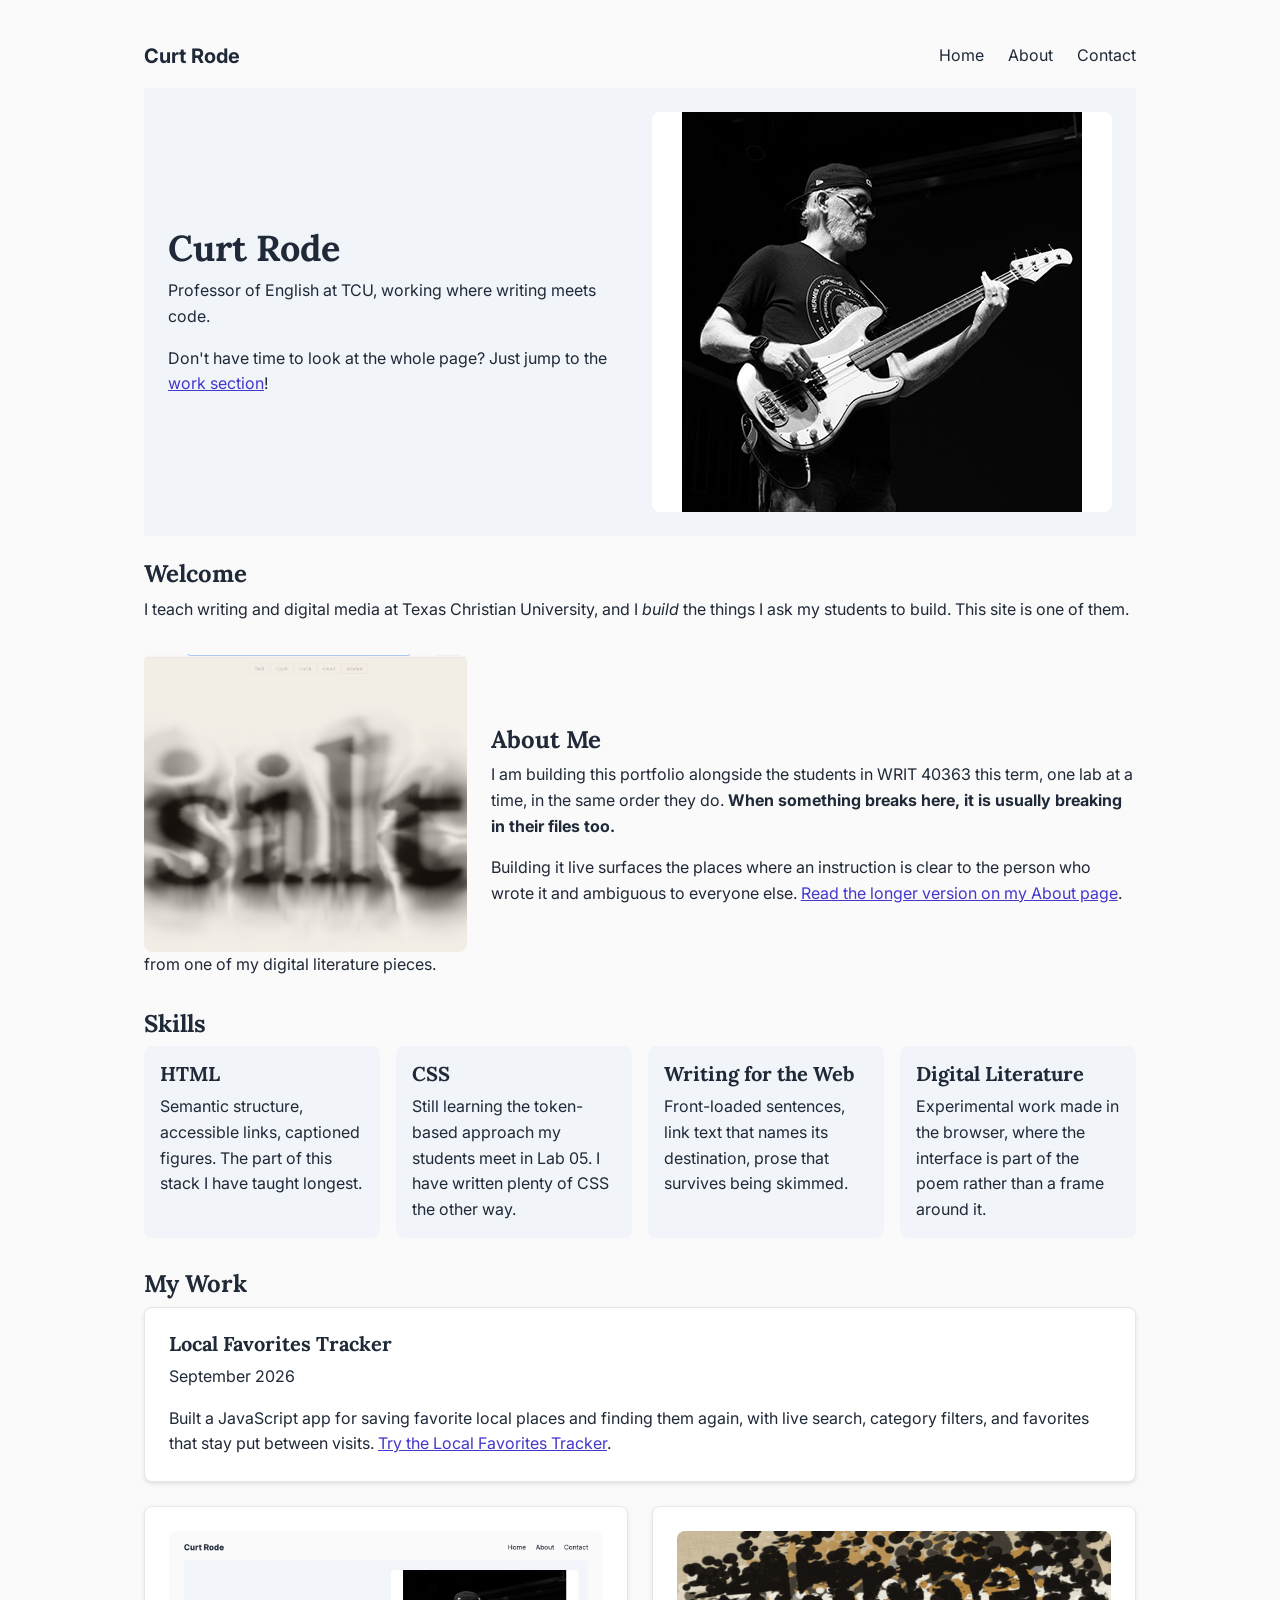
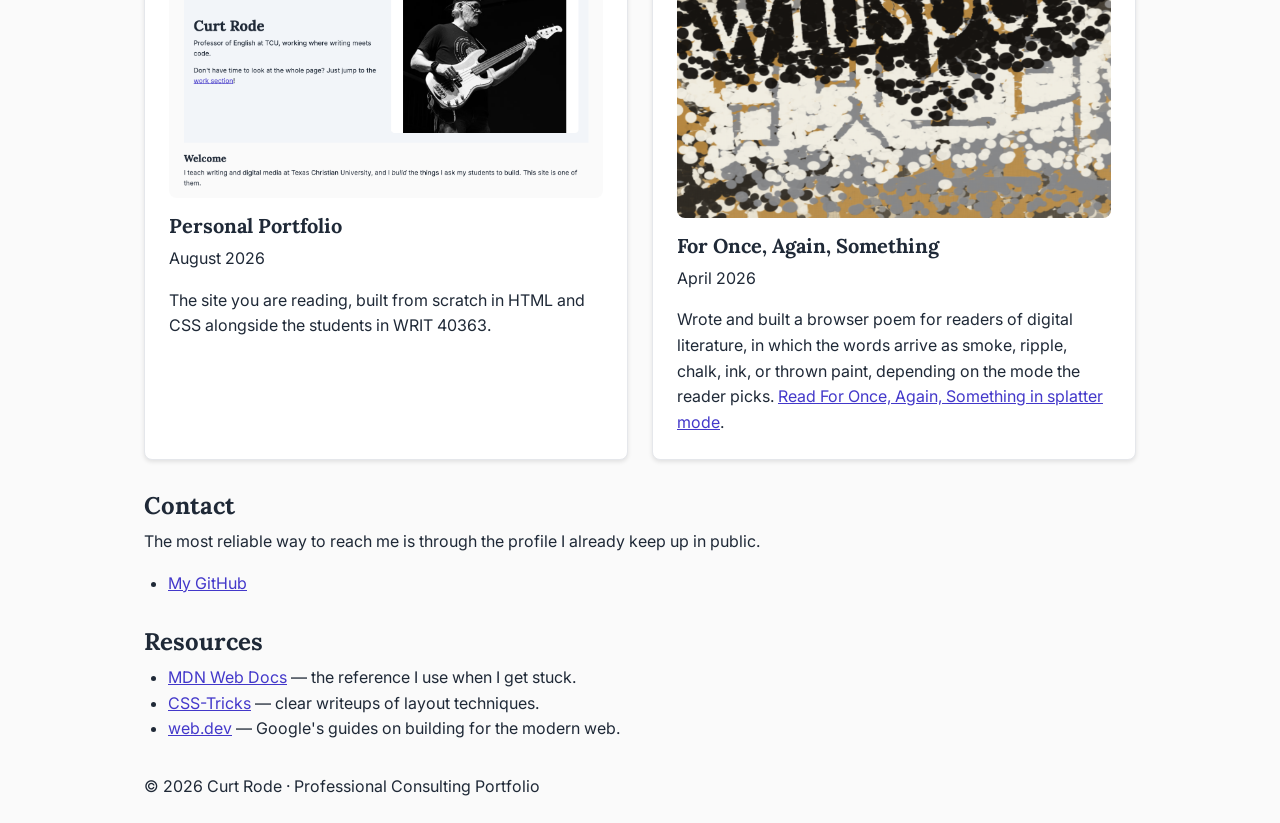
<file: index.html>
<!DOCTYPE html>
<html lang="en">


<head>
    <meta charset="UTF-8">
    <meta name="viewport" content="width=device-width, initial-scale=1.0">
    <title>Curt Rode</title>
    <link rel="stylesheet" href="css/styles.css">
</head>

<body>

    <nav class="nav-container">
        <a href="index.html" class="logo">Curt Rode</a>
        <div class="nav-links">
            <a href="index.html">Home</a>
            <a href="about.html">About</a>
            <a href="index.html#contact">Contact</a>
        </div>
    </nav>

    <header>
        <div class="header-text">
            <h1>Curt Rode</h1>
            <p>Professor of English at TCU, working where writing meets code.</p>
            <p>Don't have time to look at the whole page? Just jump to the <a href="#work">work section</a>!</p>
        </div>
        <div class="header-pic">
            <img src="images/rode_stage.jpg" width="400" height="400"
                alt="Curt Rode playing a white bass guitar on a dark stage, in black and white">
        </div>
    </header>

    <main>
        <section>
            <h2>Welcome</h2>
            <p>I teach writing and digital media at Texas Christian University, and I <em>build</em> the things I ask my
                students to build. This site is one of them.</p>


        </section>

        <section class="about">

            <div class="about-image">
                <figure>
                    <img src="images/silt_salt.png"
                        alt="Heavily blurred black letterforms on a cream background, with small buttons above them reading fluid, ripple, touch, sound, and tension">
                    <figcaption>from one of my digital literature pieces.</figcaption>
                </figure>
            </div>
            <div class="about-text">
                <h2>About Me</h2>
                <p>I am building this portfolio alongside the students in WRIT 40363 this term, one lab at a time, in
                    the same order they do. <strong>When something breaks here, it is usually breaking in their files
                        too.</strong></p>
                <p>Building it live surfaces the places where an instruction is clear to the person who wrote it and
                    ambiguous to everyone else. <a href="about.html">Read the longer version on my About page</a>.</p>
            </div>
        </section>


        <section id="skills">
            <h2>Skills</h2>
            <ul class="skills-grid">
                <li class="skill-card">
                    <h3>HTML</h3>
                    <p>Semantic structure, accessible links, captioned figures. The part of this stack I have taught
                        longest.</p>
                </li>
                <li class="skill-card">
                    <h3>CSS</h3>
                    <p>Still learning the token-based approach my students meet in Lab 05. I have written plenty of CSS
                        the other way.</p>
                </li>
                <li class="skill-card">
                    <h3>Writing for the Web</h3>
                    <p>Front-loaded sentences, link text that names its destination, prose that survives being skimmed.
                    </p>
                </li>
                <li class="skill-card">
                    <h3>Digital Literature</h3>
                    <p>Experimental work made in the browser, where the interface is part of the poem rather than a
                        frame around it.</p>
                </li>
            </ul>
        </section>

        <section>

            <h2 id="work">My Work</h2>

            <ul class="project-list">
                <li class="project-card featured">
                    <h3>Local Favorites Tracker</h3>
                    <p><time datetime="2026-09">September 2026</time></p>
                    <p>Built a JavaScript app for saving favorite local places and finding them again, with live
                        search, category filters, and favorites that stay put between visits. <a
                            href="https://curtrode.github.io/local-favorites-tracker/" target="_blank"
                            rel="noopener">Try the Local Favorites Tracker</a>.</p>
                </li>
                <li class="project-card">
                    <img src="images/portfolio.png" width="1331" height="820"
                        alt="Screenshot of this site's home page: my name and tagline in a tinted header, beside a photo of me on stage">
                    <h3>Personal Portfolio</h3>
                    <p><time datetime="2026-08">August 2026</time></p>
                    <p>The site you are reading, built from scratch in HTML and CSS alongside the students in WRIT
                        40363.</p>
                </li>
                <li class="project-card">
                    <img src="images/splatter.png" width="1357" height="897"
                        alt="Screenshot of splatter mode: black, white, gray, and ochre paint dots thrown across a linen background, piling into large letters that are only partly legible">
                    <h3>For Once, Again, Something</h3>
                    <p><time datetime="2026-04">April 2026</time></p>
                    <p>Wrote and built a browser poem for readers of digital literature, in which the words arrive as
                        smoke, ripple, chalk, ink, or thrown paint, depending on the mode the reader picks. <a
                            href="https://curtrode.github.io/forOnce/?mode=splatter&amp;release=layers&amp;legibility=noise&amp;text=negative"
                            target="_blank" rel="noopener">Read For Once, Again, Something in splatter mode</a>.</p>
                </li>
            </ul>


        </section>





        <section id="contact">
            <h2>Contact</h2>
            <p>The most reliable way to reach me is through the profile I already keep up in public.</p>
            <ul>
                <li><a href="https://github.com/curtrode" target="_blank" rel="noopener">My GitHub</a></li>
            </ul>
        </section>

    </main>

    <aside id="resources">
        <h2>Resources</h2>
        <ul>
            <li><a href="https://developer.mozilla.org/" target="_blank" rel="noopener">MDN Web Docs</a> — the reference
                I use when I get stuck.</li>
            <li><a href="https://css-tricks.com/" target="_blank" rel="noopener">CSS-Tricks</a> — clear writeups of
                layout techniques.</li>
            <li><a href="https://web.dev/" target="_blank" rel="noopener">web.dev</a> — Google's guides on building for
                the modern web.</li>
        </ul>
    </aside>

    <footer>
        <p>&copy; 2026 Curt Rode &middot; Professional Consulting Portfolio</p>
    </footer>

</body>

</html>
</file>
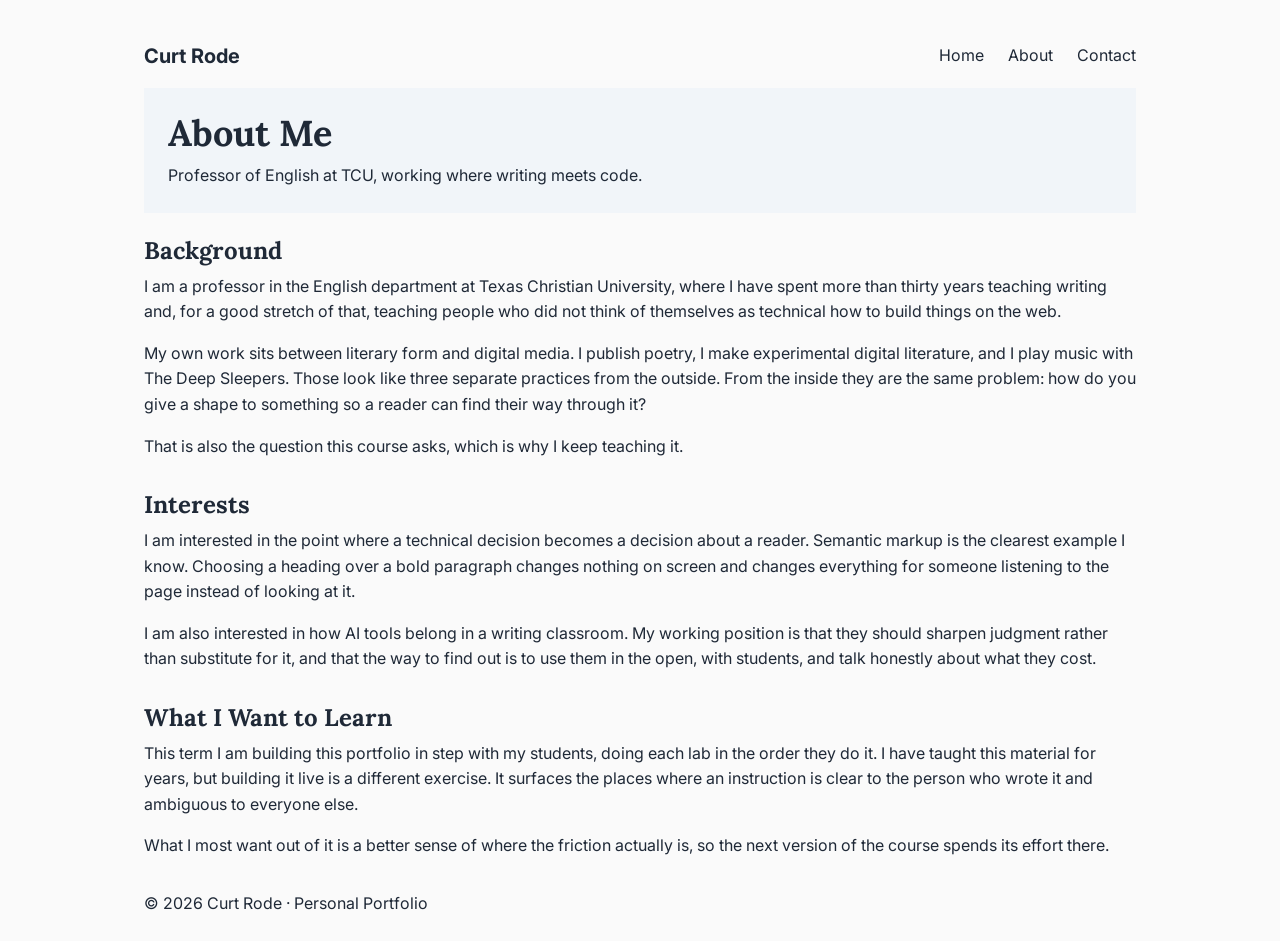
<file: about.html>
<!DOCTYPE html>
<html lang="en">
<head>
    <meta charset="UTF-8">
    <meta name="viewport" content="width=device-width, initial-scale=1.0">
    <title>About Curt Rode</title>
    <link rel="stylesheet" href="css/styles.css">
</head>
<body>

<nav class="nav-container">
    <a href="index.html" class="logo">Curt Rode</a>
    <div class="nav-links">
        <a href="index.html">Home</a>
        <a href="about.html">About</a>
        <a href="index.html#contact">Contact</a>
    </div>
</nav>

<header>
    <div class="header-text">
        <h1>About Me</h1>
        <p>Professor of English at TCU, working where writing meets code.</p>
    </div>
</header>

<main>
    <section>
        <h2>Background</h2>
        <p>I am a professor in the English department at Texas Christian University, where I have spent more than thirty years teaching writing and, for a good stretch of that, teaching people who did not think of themselves as technical how to build things on the web.</p>
        <p>My own work sits between literary form and digital media. I publish poetry, I make experimental digital literature, and I play music with The Deep Sleepers. Those look like three separate practices from the outside. From the inside they are the same problem: how do you give a shape to something so a reader can find their way through it?</p>
        <p>That is also the question this course asks, which is why I keep teaching it.</p>
    </section>

    <section>
        <h2>Interests</h2>
        <p>I am interested in the point where a technical decision becomes a decision about a reader. Semantic markup is the clearest example I know. Choosing a heading over a bold paragraph changes nothing on screen and changes everything for someone listening to the page instead of looking at it.</p>
        <p>I am also interested in how AI tools belong in a writing classroom. My working position is that they should sharpen judgment rather than substitute for it, and that the way to find out is to use them in the open, with students, and talk honestly about what they cost.</p>
    </section>

    <section>
        <h2>What I Want to Learn</h2>
        <p>This term I am building this portfolio in step with my students, doing each lab in the order they do it. I have taught this material for years, but building it live is a different exercise. It surfaces the places where an instruction is clear to the person who wrote it and ambiguous to everyone else.</p>
        <p>What I most want out of it is a better sense of where the friction actually is, so the next version of the course spends its effort there.</p>
    </section>
</main>

<footer>
    <p>&copy; 2026 Curt Rode &middot; Personal Portfolio</p>
</footer>

</body>
</html>
</file>
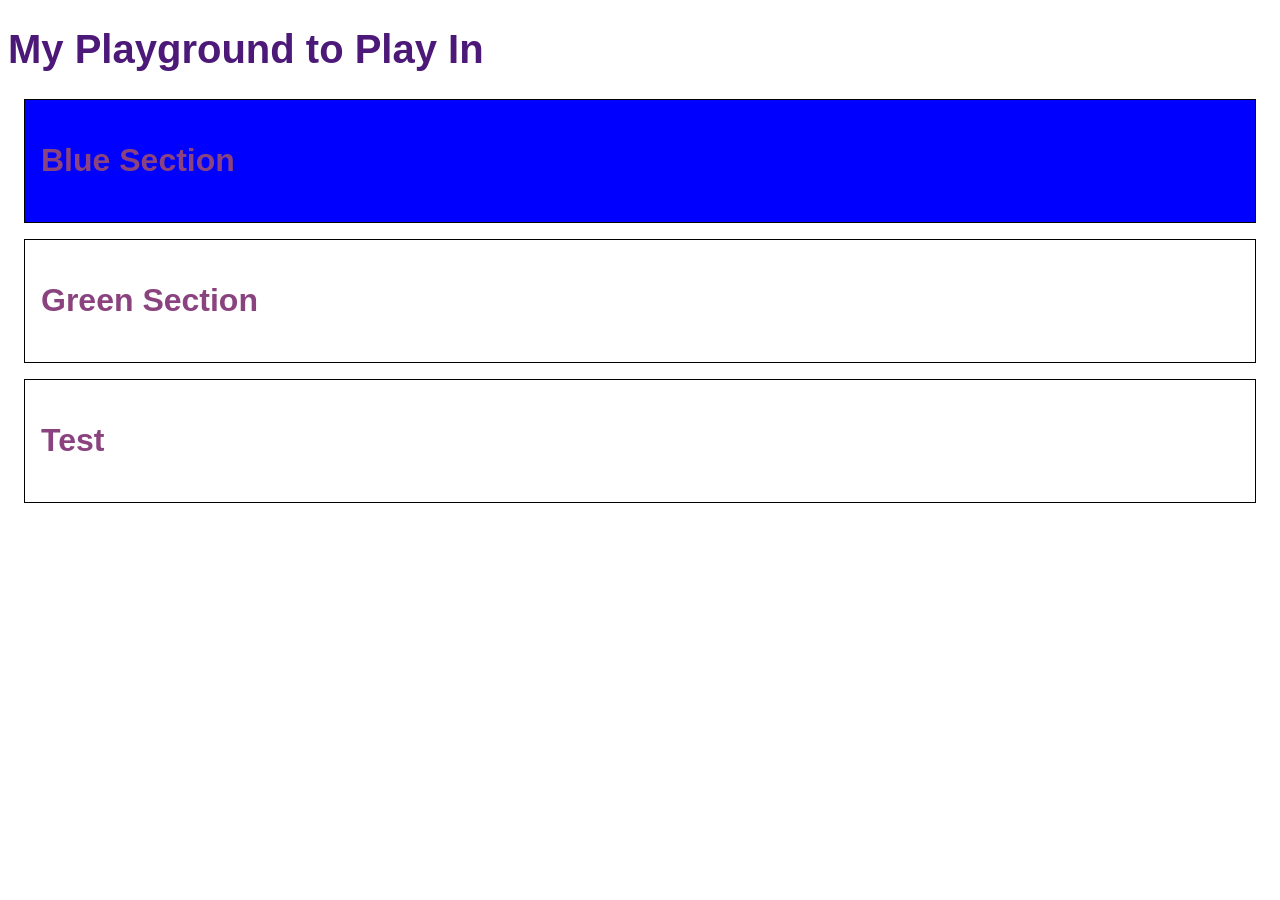
<file: sandbox.html>
<!DOCTYPE html>
<html lang="en">
<head>
    <meta charset="UTF-8">
    <meta name="viewport" content="width=, initial-scale=1.0">
    <title>Document</title>

<!--  Inline CSS for learning purposes -->

<style>

    h1 {

        color: #4D1979;

        font-family:'Gill Sans', 'Gill Sans MT', Calibri, 'Trebuchet MS', sans-serif;

        font-size: 2.5rem;
    }

    h2 {

        color: rgb(138, 67, 127);

        font-family:'Gill Sans', 'Gill Sans MT', Calibri, 'Trebuchet MS', sans-serif;

        font-size: 2rem;

    }

    .blue {

        background-color: blue;


    }

    section {
        border: 1px solid black;
        margin: 1rem;
        padding: 1rem;


    }




    </style>








</head>
<body>

    <main>

        <h1>My Playground to Play In</h1>

        <section class="blue">
            <h2>Blue Section</h2>
        </section>

        <section class="green">
            <h2>Green Section</h2>
        </section>

        <section>
           <h2>Test</h2>

        </section>


    </main>




</body>
</html>
</file>
<file: css/styles.css>
@import url('https://fonts.googleapis.com/css2?family=Inter:wght@400;600&family=Lora:wght@400;700&display=swap');

/* ==========================
   1. RESET
   ========================== */
*,
*::before,
*::after {
    box-sizing: border-box;
    margin: 0;
    padding: 0;
}

img {
    max-width: 100%;
    height: auto;
    display: block;
}

/* ==========================
   2. DESIGN TOKENS
   ========================== */

:root {
    /* Color */
    --color-bg: #fafafa;
    --color-surface: #ffffff;
    --color-text: #1f2937;
    --color-muted: #6b7280;
    --color-accent: #4338ca;
    --color-surface-alt: #f1f5f9;
    --color-border: #e5e7eb;

    /* Spacing — a modular scale */
    --space-sm: 0.5rem;
    --space-md: 1rem;
    --space-lg: 1.5rem;
    --space-xl: 2rem;

    /* Typography */
    --font-stack: 'Inter', system-ui, -apple-system, sans-serif;
    --font-serif: 'Lora', Georgia, serif;
    --text-base: 1rem;
    --text-h3: 1.25rem;
    --text-h2: 1.5rem;
    --text-h1: 2.25rem;
    --leading-body: 1.6;
    --leading-heading: 1.2;

    /* Layout */
    --page-width: 64rem;
    --reading-width: 70ch;
    --radius-md: 8px;
    --shadow-sm: 0 2px 4px rgba(0, 0, 0, 0.1);
}

/* ==========================
   3. BASE ELEMENT STYLES
   ========================== */

body {
    font-family: var(--font-stack);
    background-color: var(--color-bg);
    color: var(--color-text);
    font-size: var(--text-base);
    line-height: var(--leading-body);
}

h1 {
    font-size: var(--text-h1);
    line-height: var(--leading-heading);
}

h2 {
    font-size: var(--text-h2);
    line-height: var(--leading-heading);
}

h3 {
    font-size: var(--text-h3);
    line-height: var(--leading-heading);
}

h1,
h2,
h3 {
    font-family: var(--font-serif);
    margin-bottom: var(--space-sm);
}

p {
    margin-bottom: var(--space-md);
}

p:last-child {
    margin-bottom: 0;
}

a {
    color: var(--color-accent);
}

a:focus-visible {
    outline: 2px solid var(--color-accent);
    outline-offset: 2px;
}

ul {
    padding-left: var(--space-lg);
}




/* ==========================
   4. LAYOUT
   Breakpoints used in this file:
     768px  — tablet and larger
   (CSS variables cannot be used inside @media conditions,
    so breakpoints are documented here instead of tokenized.)
   ========================== */

body {
    max-width: var(--page-width);
    margin: 0 auto;
    padding: var(--space-lg) var(--space-md);
}

header {
    display: flex;
    flex-wrap: wrap;
    align-items: center;
    gap: var(--space-lg);
    padding: var(--space-lg);
    background-color: var(--color-surface-alt);
    margin-bottom: var(--space-lg);
}

.header-text {
    flex: 1;
    min-width: 16rem;
}

.header-pic {
    flex: 1;
    min-width: 16rem;
    background-color: var(--color-surface);
    min-height: 18rem;
    border-radius: var(--radius-md);
    display: flex;
    align-items: center;
    justify-content: center;
    color: var(--color-muted);
}

nav {
    padding: var(--space-md) 0;
}

nav a {
    color: var(--color-text);
    text-decoration: none;
    transition: color 0.2s;
}

nav a:hover {
    color: var(--color-accent);
}

.nav-container {
    display: flex;
    flex-wrap: wrap;
    justify-content: space-between;
    align-items: center;
    gap: var(--space-md);
}

.nav-links {
    display: flex;
    gap: var(--space-lg);
}

.logo {
    font-size: var(--text-h3);
    font-weight: bold;
    color: var(--color-text);
    text-decoration: none;
}

section,
aside {
    margin-bottom: var(--space-xl);
}

/* Skills — auto-fit grid of cards */
.skills-grid {
    list-style: none;
    padding-left: 0;
    display: grid;
    grid-template-columns: repeat(auto-fit, minmax(12rem, 1fr));
    gap: var(--space-md);
}

.skill-card {
    padding: var(--space-md);
    background-color: var(--color-surface-alt);
    border-radius: var(--radius-md);
}

/* About — image column + text column */
.about {
    display: flex;
    flex-wrap: wrap;
    align-items: center;
    gap: var(--space-lg);
}

.about-image {
    flex: 1;
    min-width: 16rem;
}

.about-image img {
    width: 100%;
    border-radius: var(--radius-md);
}

.about-text {
    flex: 2;
    min-width: 16rem;
    max-width: var(--reading-width);
}

/* Projects — one column on mobile, two at 768px and up */
.project-list {
    list-style: none;
    padding-left: 0;
    display: grid;
    grid-template-columns: 1fr;
    gap: var(--space-lg);
}

@media (min-width: 768px) {
    .project-list {
        grid-template-columns: 1fr 1fr;
    }

    .project-card.featured {
        grid-column: span 2;
    }
}

.project-card {
    padding: var(--space-lg);
    background-color: var(--color-surface);
    border: 1px solid var(--color-border);
    border-radius: var(--radius-md);
    box-shadow: var(--shadow-sm);
}

.project-card img {
    margin-bottom: var(--space-md);
    border-radius: var(--radius-md);
}
</file>
